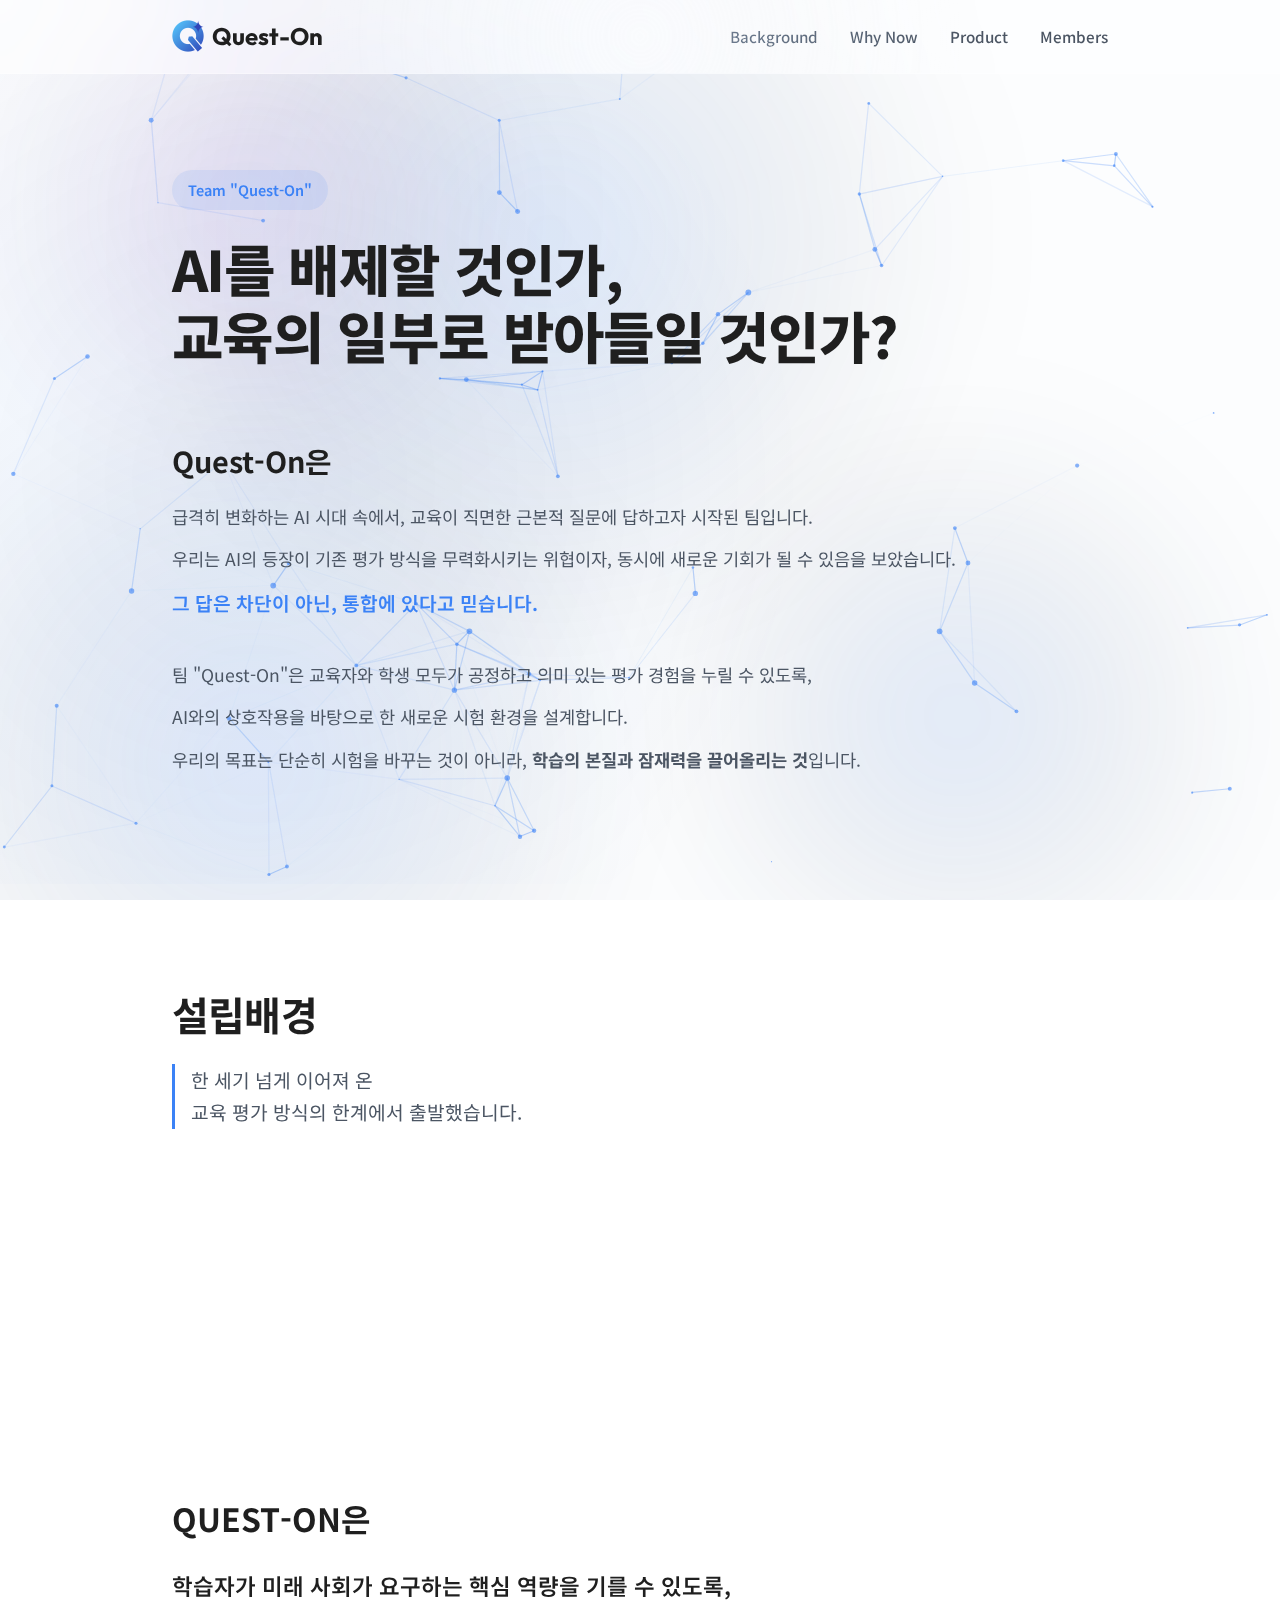
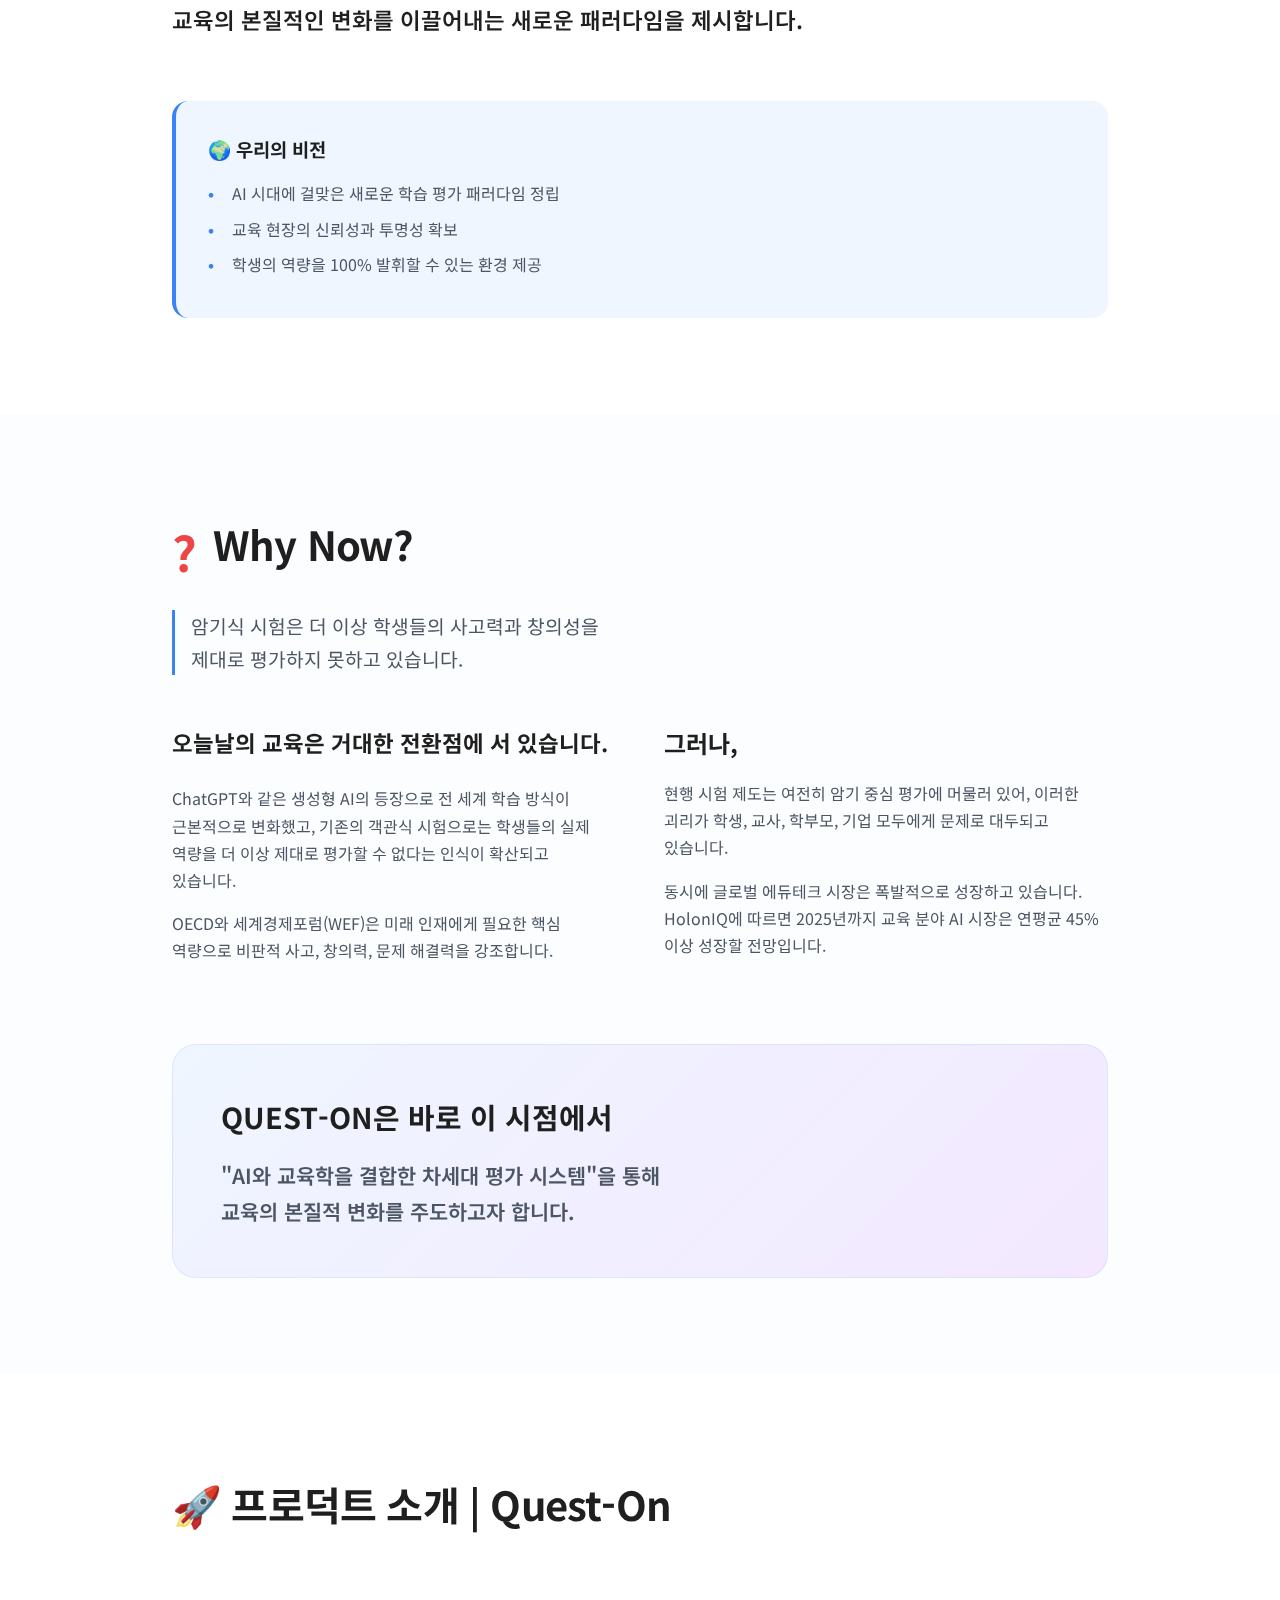
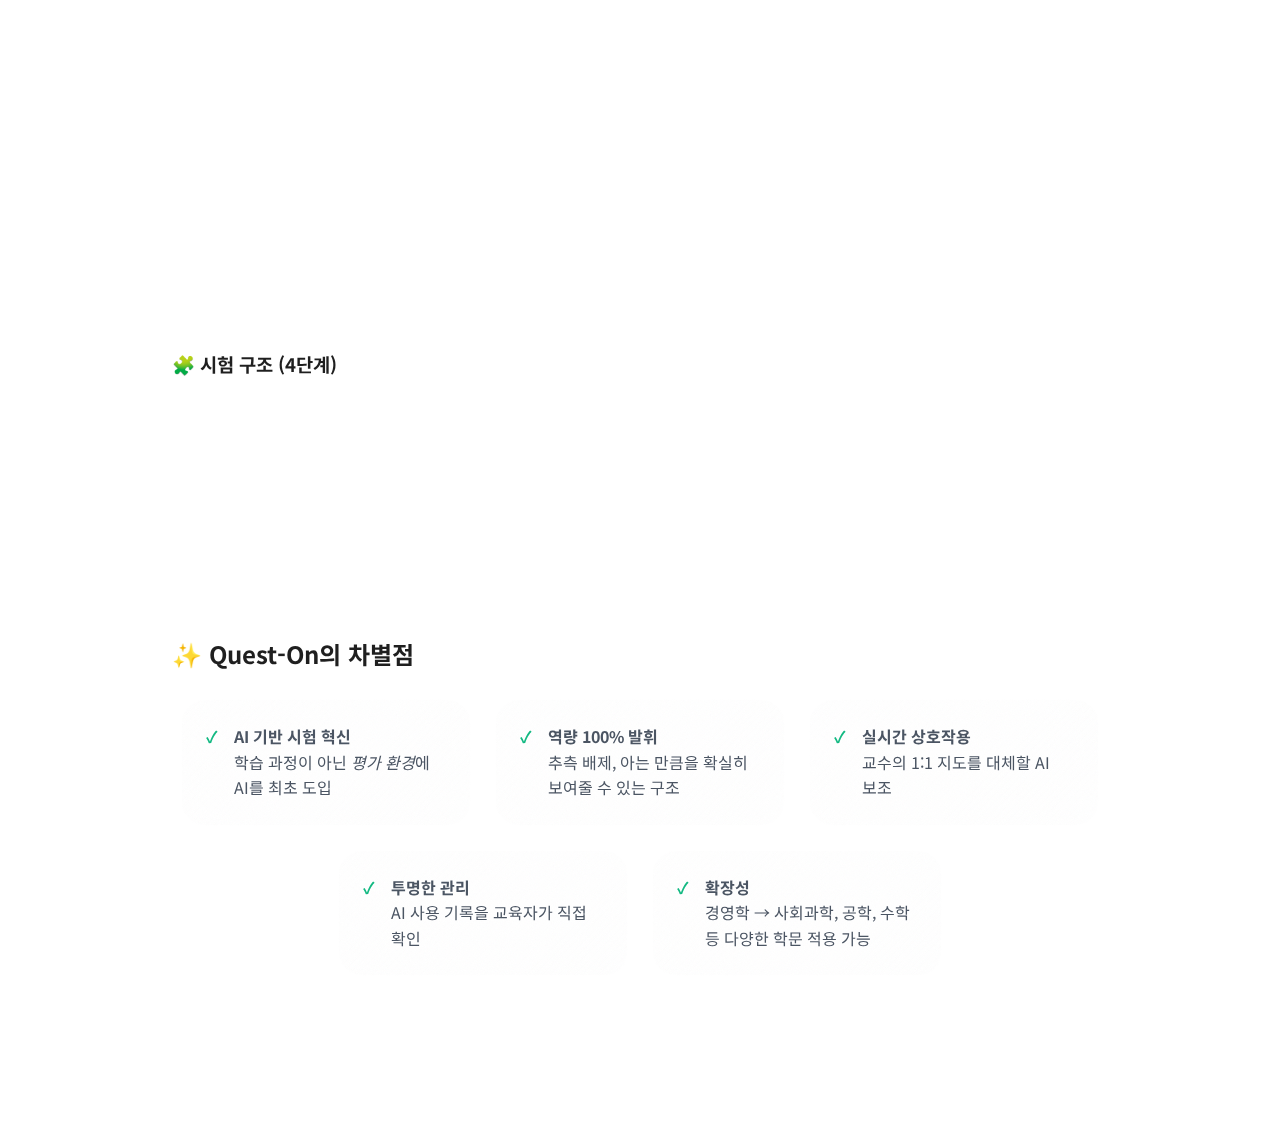
<file: index.html>
<!DOCTYPE html>
<html lang="ko">

<head>
    <meta charset="UTF-8">
    <meta name="viewport" content="width=device-width, initial-scale=1.0">
    <title>Quest-On | AI와 교육의 통합</title>
    <link rel="shortcut icon" href="images/qlogo_icon.png" type="image/x-icon">
    <link rel="preconnect" href="https://fonts.googleapis.com">
    <link rel="preconnect" href="https://fonts.gstatic.com" crossorigin>
    <link
        href="https://fonts.googleapis.com/css2?family=Outfit:wght@300;400;600;700&family=Noto+Sans+KR:wght@300;400;500;700&display=swap"
        rel="stylesheet">
    <style>
        :root {
            --bg-color: #ffffff;
            --bg-secondary: #f8fafc;
            --text-primary: #1f1f1f;
            --text-secondary: #4b5563;
            --accent-color: #3b82f6;
            --rainbow-glow: 0 1px 15px rgba(59, 130, 246, 0.2);
            --card-bg: linear-gradient(135deg, rgba(255, 255, 255, 0.45) 0%, rgba(255, 255, 255, 0.25) 100%);
            --glass-bg: rgba(255, 255, 255, 0.45);
            --glass-border: rgba(255, 255, 255, 0.3);
            --glass-blur: blur(25px) saturate(180%);
            --border-width: 0.5px;
            --font-main: 'Outfit', sans-serif;
            --font-kr: 'Noto Sans KR', sans-serif;
            --shadow-sm: 0 1px 2px 0 rgb(0 0 0 / 0.05);
            --shadow-md: 0 4px 12px 0 rgba(0, 0, 0, 0.05);
            --shadow-lg: 0 20px 80px rgba(0, 0, 0, 0.05);
            --elastic-out: cubic-bezier(0.34, 1.56, 0.64, 1);
        }

        * {
            margin: 0;
            padding: 0;
            box-sizing: border-box;
        }

        body {
            font-family: var(--font-kr), var(--font-main);
            background-color: transparent;
            color: var(--text-primary);
            overflow-x: hidden;
            overflow-y: scroll;
            line-height: 1.7;
            word-break: keep-all;
        }

        /* Header */
        header {
            padding: 1rem 0;
            background: var(--glass-bg);
            backdrop-filter: var(--glass-blur);
            -webkit-backdrop-filter: var(--glass-blur);
            position: sticky;
            top: 0;
            z-index: 100;
            border-bottom: var(--border-width) solid var(--glass-border);
            overflow: hidden;
            transition: padding 0.5s var(--elastic-out), background 0.5s ease;
        }

        .specular-highlight {
            position: absolute;
            top: 0;
            left: 0;
            width: 100%;
            height: 100%;
            pointer-events: none;
            background: radial-gradient(circle at var(--mouse-x, 50%) var(--mouse-y, 50%),
                    rgba(255, 255, 255, 0.6) 0%,
                    rgba(255, 255, 255, 0) 50%);
            mix-blend-mode: overlay;
            opacity: 0;
            transition: opacity 0.5s ease;
            z-index: 5;
        }

        header:hover .specular-highlight,
        .card:hover .specular-highlight,
        .feature-card:hover .specular-highlight {
            opacity: 1;
        }

        .header-container {
            display: flex;
            justify-content: space-between;
            align-items: center;
        }

        .logo {
            display: flex;
            align-items: center;
            gap: 0.5rem;
            font-family: var(--font-main);
            font-size: 1.5rem;
            font-weight: 700;
            color: var(--text-primary);
            text-decoration: none;
        }

        .logo img {
            width: 32px;
            height: 32px;
        }

        .nav-links {
            list-style: none;
            display: flex;
            gap: 2rem;
        }

        .nav-links a {
            text-decoration: none;
            color: var(--text-secondary);
            font-weight: 500;
            transition: color 0.3s;
            font-size: 0.95rem;
        }

        .nav-links a:hover {
            color: var(--accent-color);
        }

        /* General Layout */
        .container {
            width: 100%;
            max-width: 1000px;
            margin: 0 auto;
            padding: 0 2rem;
        }

        .content-section {
            padding: 6rem 0;
        }

        .bg-secondary {
            background-color: rgba(248, 250, 252, 0.4);
        }

        .section-title {
            font-size: 2.5rem;
            font-weight: 700;
            margin-bottom: 1rem;
            color: var(--text-primary);
            letter-spacing: -0.02em;
        }

        .section-subtitle {
            font-size: 1.2rem;
            color: var(--text-secondary);
            margin-bottom: 3rem;
            border-left: 3px solid var(--accent-color);
            padding-left: 1rem;
        }

        /* Hero Section */
        .hero-section {
            min-height: 80vh;
            display: flex;
            align-items: center;
            padding: 6rem 0;
            background: radial-gradient(circle at 20% 50%, rgba(59, 130, 246, 0.08) 0%, transparent 50%);
        }

        .hero-content {
            max-width: 800px;
        }

        .tag {
            display: inline-block;
            background: rgba(59, 130, 246, 0.1);
            color: var(--accent-color);
            padding: 0.5rem 1rem;
            border-radius: 50px;
            font-weight: 600;
            margin-bottom: 1.5rem;
            font-size: 0.9rem;
        }

        .hero-section h1 {
            font-size: 3.5rem;
            line-height: 1.2;
            margin-bottom: 2rem;
            font-weight: 800;
            color: var(--text-primary);
            letter-spacing: -0.03em;
        }

        .divider {
            width: 60px;
            height: 4px;
            background: var(--accent-gradient);
            margin-bottom: 2rem;
            border-radius: 2px;
        }

        .text-block h3 {
            font-size: 1.8rem;
            margin-bottom: 1rem;
            color: var(--text-primary);
        }

        .text-block p {
            font-size: 1.1rem;
            color: var(--text-secondary);
            margin-bottom: 0.8rem;
        }

        .highlight-text {
            color: var(--accent-color) !important;
            font-weight: 600;
            font-size: 1.2rem !important;
        }

        /* Cards */
        .card {
            background: var(--card-bg);
            backdrop-filter: var(--glass-blur);
            -webkit-backdrop-filter: var(--glass-blur);
            padding: 2.5rem;
            border-radius: 2.5rem;
            border: var(--border-width) solid var(--glass-border);
            margin-bottom: 3rem;
            box-shadow: var(--shadow-lg);
            position: relative;
            overflow: hidden;
            transition: transform 0.6s var(--elastic-out), box-shadow 0.6s var(--elastic-out);
        }

        .card:hover {
            transform: translateY(-10px) scale(1.02);
            box-shadow: 0 30px 100px rgba(0, 0, 0, 0.1);
        }

        .grainy-texture {
            position: absolute;
            top: 0;
            left: 0;
            width: 100%;
            height: 100%;
            opacity: 0.03;
            pointer-events: none;
            z-index: 3;
            background-image: url("data:image/svg+xml,%3Csvg viewBox='0 0 200 200' xmlns='http://www.w3.org/2000/svg'%3E%3Cfilter id='noiseFilter'%3E%3CfeTurbulence type='fractalNoise' baseFrequency='0.65' numOctaves='3' stitchTiles='stitch'/%3E%3C/filter%3E%3Crect width='100%25' height='100%25' filter='url(%23noiseFilter)'/%3E%3C/svg%3E");
        }

        .card p {
            margin-bottom: 1rem;
            color: var(--text-secondary);
        }

        .card strong {
            color: var(--text-primary);
        }

        /* Vision Section */
        .vision-block {
            text-align: left;
            margin-bottom: 4rem;
        }

        .vision-block h3 {
            font-size: 2rem;
            margin-bottom: 1.5rem;
            color: var(--text-primary);
        }

        .vision-statement {
            font-size: 1.4rem;
            font-weight: 600;
            line-height: 1.5;
            color: var(--text-primary);
        }

        .vision-list {
            background: #eff6ff;
            /* Blue-50 */
            padding: 2rem;
            border-radius: 1rem;
            border-left: 4px solid var(--accent-color);
        }

        .vision-list h3 {
            margin-bottom: 1rem;
            color: var(--text-primary);
        }

        .vision-list ul {
            list-style: none;
        }

        .vision-list li {
            margin-bottom: 0.5rem;
            padding-left: 1.5rem;
            position: relative;
            color: var(--text-secondary);
        }

        .vision-list li::before {
            content: '•';
            color: var(--accent-color);
            position: absolute;
            left: 0;
            font-weight: bold;
        }

        /* Why Now Section */
        .whynow-header {
            display: flex;
            align-items: center;
            gap: 1rem;
            margin-bottom: 1rem;
        }

        .big-icon {
            font-size: 3rem;
            color: #ef4444;
            /* Red-500 */
            font-weight: 700;
        }

        .grid-2-col {
            display: grid;
            grid-template-columns: 1fr 1fr;
            gap: 3rem;
            margin-bottom: 4rem;
        }

        .text-col h3 {
            font-size: 1.5rem;
            margin-bottom: 1rem;
            color: var(--text-primary);
        }

        .text-col p {
            color: var(--text-secondary);
            margin-bottom: 1rem;
        }

        .highlight-box {
            text-align: left;
            background: linear-gradient(135deg, #eff6ff, #f3e8ff);
            /* Blue-50 to Purple-50 */
            padding: 3rem;
            border-radius: 1.5rem;
            border: 1px solid rgba(59, 130, 246, 0.1);
        }

        .highlight-box h3 {
            font-size: 1.8rem;
            margin-bottom: 1rem;
            color: var(--text-primary);
        }

        .highlight-box p {
            font-size: 1.3rem;
            font-weight: 600;
            color: var(--text-secondary);
        }

        /* Product Section */
        .feature-grid {
            display: grid;
            grid-template-columns: 1fr 1fr;
            gap: 2rem;
            margin-bottom: 4rem;
        }

        .feature-card {
            background: var(--card-bg);
            backdrop-filter: var(--glass-blur);
            -webkit-backdrop-filter: var(--glass-blur);
            padding: 2rem;
            border-radius: 2.5rem;
            border: var(--border-width) solid var(--glass-border);
            box-shadow: 0 4px 20px rgba(0, 0, 0, 0.02);
            transition: all 0.6s var(--elastic-out);
            position: relative;
            overflow: hidden;
        }

        .feature-card:hover {
            transform: translateY(-12px) scale(1.03);
            background: rgba(255, 255, 255, 0.65);
            box-shadow: 0 25px 60px rgba(59, 130, 246, 0.15);
        }

        .highlight-card {
            border-color: var(--accent-color);
            background: rgba(59, 130, 246, 0.08);
        }

        .feature-card h3 {
            margin-bottom: 1.5rem;
            font-size: 1.4rem;
            color: var(--text-primary);
        }

        .feature-card ul {
            list-style: none;
        }

        .feature-card li {
            margin-bottom: 0.8rem;
            padding-left: 1.2rem;
            position: relative;
            color: var(--text-secondary);
        }

        .feature-card li::before {
            content: '•';
            position: absolute;
            left: 0;
            color: var(--accent-color);
        }

        .quote {
            font-style: normal;
            font-weight: 600;
            font-size: 1.1rem;
            color: var(--accent-color);
            margin-bottom: 1rem;
            border-left: 3px solid var(--accent-color);
            padding-left: 1rem;
        }

        .process-section {
            margin-bottom: 4rem;
        }

        .steps {
            display: grid;
            grid-template-columns: repeat(auto-fit, minmax(200px, 1fr));
            gap: 1.5rem;
            margin-top: 2rem;
        }

        .step {
            background: var(--card-bg);
            backdrop-filter: var(--glass-blur);
            -webkit-backdrop-filter: var(--glass-blur);
            padding: 1.5rem;
            border-radius: 1rem;
            position: relative;
            border: 1px solid var(--glass-border);
            box-shadow: 0 4px 20px rgba(0, 0, 0, 0.02);
            transition: transform 0.3s;
        }

        .step:hover {
            transform: translateY(-5px);
            box-shadow: var(--shadow-md);
        }

        .step-num {
            position: absolute;
            top: -10px;
            left: -10px;
            width: 30px;
            height: 30px;
            background: var(--accent-gradient);
            color: white;
            border-radius: 50%;
            display: flex;
            align-items: center;
            justify-content: center;
            font-weight: bold;
            box-shadow: var(--shadow-sm);
        }

        .step strong {
            display: block;
            margin-bottom: 0.5rem;
            color: var(--text-primary);
        }

        .step p {
            font-size: 0.9rem;
            color: var(--text-secondary);
        }

        .note {
            margin-top: 1.5rem;
            text-align: center;
            color: var(--text-secondary);
            font-size: 0.95rem;
        }

        .differentiators {
            margin-bottom: 4rem;
        }

        .check-list {
            list-style: none;
            display: flex;
            flex-wrap: wrap;
            justify-content: center;
            gap: 1.5rem;
        }

        .check-list li {
            flex: 0 1 290px;
            background: var(--card-bg);
            padding: 1.5rem;
            border-radius: 1.5rem;
            display: flex;
            align-items: flex-start;
            gap: 1rem;
            border: var(--border-width) solid var(--glass-border);
            color: var(--text-secondary);
            font-family: var(--font-kr);
            font-size: 1rem;
            line-height: 1.6;
            position: relative;
            overflow: hidden;
            transition: transform 0.6s var(--elastic-out), box-shadow 0.6s var(--elastic-out);
            backdrop-filter: var(--glass-blur);
            -webkit-backdrop-filter: var(--glass-blur);
        }

        .check-list li:hover {
            transform: translateY(-8px);
            box-shadow: 0 20px 50px rgba(0, 0, 0, 0.08);
        }

        .check-list li .list-content {
            position: relative;
            z-index: 5;
        }

        .differentiators h3 {
            font-family: var(--font-kr);
            font-size: 1.5rem;
            font-weight: 700;
            margin-bottom: 1.5rem;
            color: var(--text-primary);
        }



        .check-list li::before {
            content: '✓';
            color: #10b981;
            /* Green-500 */
            font-weight: bold;
        }

        .effects {
            background: #ecfdf5;
            /* Green-50 */
            padding: 2rem;
            border-radius: 1rem;
            border: 1px solid #d1fae5;
        }

        .effects ul {
            list-style: none;
            margin-top: 1rem;
        }

        .effects li {
            margin-bottom: 0.5rem;
            padding-left: 1.5rem;
            position: relative;
            color: var(--text-secondary);
        }

        .effects li::before {
            content: '🌱';
            position: absolute;
            left: 0;
            font-size: 0.8rem;
            top: 5px;
        }

        /* Team Member Detailed Styles */
        .team-list {
            display: flex;
            flex-direction: column;
            gap: 4rem;
        }

        .profile-card {
            background: var(--card-bg);
            color: var(--text-primary);
            border-radius: 1.5rem;
            padding: 3rem;
            display: grid;
            grid-template-columns: 300px 1fr;
            gap: 3rem;
            box-shadow: var(--shadow-lg);
            border: 1px solid var(--border-color);
        }

        .profile-header {
            display: flex;
            flex-direction: column;
            gap: 1.5rem;
        }

        .profile-image {
            width: 100%;
            aspect-ratio: 3/4;
            border-radius: 1rem;
            overflow: hidden;
            box-shadow: var(--shadow-md);
        }

        .profile-image img {
            width: 100%;
            height: 100%;
            object-fit: cover;
        }

        .profile-title .icon-logo {
            color: var(--accent-color);
            margin-bottom: 1rem;
        }

        .profile-title h2 {
            font-size: 2.5rem;
            font-weight: 700;
            margin-bottom: 1rem;
            color: var(--text-primary);
        }

        .profile-tags {
            display: flex;
            align-items: center;
            gap: 0.5rem;
            flex-wrap: wrap;
        }

        .role-label {
            color: var(--text-secondary);
            font-size: 0.9rem;
            margin-right: 0.5rem;
        }

        .tag-badge {
            background: #f3f4f6;
            color: #4b5563;
            padding: 0.3rem 0.8rem;
            border-radius: 0.5rem;
            font-size: 0.85rem;
            font-weight: 600;
        }

        .tag-badge.highlight {
            background: #eff6ff;
            color: #2563eb;
        }

        .profile-body {
            display: flex;
            flex-direction: column;
            gap: 2.5rem;
        }

        .profile-section h3 {
            font-size: 1.5rem;
            font-weight: 700;
            margin-bottom: 1rem;
            color: var(--text-primary);
        }

        .profile-section p {
            margin-bottom: 0.8rem;
            line-height: 1.6;
            color: var(--text-secondary);
        }

        .bullet-list {
            list-style: none;
        }

        .bullet-list li {
            position: relative;
            padding-left: 1rem;
            margin-bottom: 0.5rem;
            color: var(--text-secondary);
        }

        .bullet-list li::before {
            content: '•';
            position: absolute;
            left: 0;
            color: #9ca3af;
        }

        .sub-section {
            margin-bottom: 1.5rem;
        }

        .sub-section h4 {
            font-size: 1.1rem;
            font-weight: 600;
            margin-bottom: 0.5rem;
            color: var(--text-primary);
        }

        .sub-section ul {
            list-style: disc;
            padding-left: 1.2rem;
            color: var(--text-secondary);
        }

        .sub-section li {
            margin-bottom: 0.3rem;
        }

        /* Footer */
        footer {
            text-align: center;
            padding: 3rem;
            color: var(--text-secondary);
            border-top: 1px solid var(--border-color);
            background: var(--bg-secondary);
        }

        /* Responsive */
        @media (max-width: 900px) {
            .profile-card {
                grid-template-columns: 1fr;
                padding: 2rem;
            }

            .profile-image {
                width: 200px;
                margin: 0 auto;
            }

            .profile-header {
                text-align: center;
                align-items: center;
            }

            .profile-tags {
                justify-content: center;
            }
        }

        @media (max-width: 768px) {
            .hero-section h1 {
                font-size: 2.2rem;
            }

            .nav-links {
                display: none;
            }

            .grid-2-col,
            .feature-grid {
                grid-template-columns: 1fr;
            }

            .container {
                padding: 0 1.5rem;
            }
        }
    </style>
</head>

<body>
    <header>
        <div class="specular-highlight"></div>
        <div class="container header-container">
            <a href="index.html" class="logo">
                <img src="images/qlogo_icon.png" alt="Quest-On Logo">
                Quest-On
            </a>
            <nav class="navbar">
                <ul class="nav-links">
                    <li><a href="index.html#background">Background</a></li>
                    <li><a href="index.html#whynow">Why Now</a></li>
                    <li><a href="index.html#product">Product</a></li>
                    <li><a href="team.html">Members</a></li>
                </ul>
            </nav>
        </div>
    </header>

    <main>
        <!-- Section 1: Team Identity -->
        <section id="team" class="hero-section">
            <div class="container">
                <div class="hero-content">
                    <span class="tag">Team "Quest-On"</span>
                    <h1>AI를 배제할 것인가,<br>교육의 일부로 받아들일 것인가?</h1>
                    <div class="divider"></div>
                    <div class="text-block">
                        <h3>Quest-On은</h3>
                        <p>급격히 변화하는 AI 시대 속에서, 교육이 직면한 근본적 질문에 답하고자 시작된 팀입니다.</p>
                        <p>우리는 AI의 등장이 기존 평가 방식을 무력화시키는 위협이자, 동시에 새로운 기회가 될 수 있음을 보았습니다.</p>
                        <p class="highlight-text">그 답은 차단이 아닌, 통합에 있다고 믿습니다.</p>
                        <br>
                        <p>팀 "Quest-On"은 교육자와 학생 모두가 공정하고 의미 있는 평가 경험을 누릴 수 있도록,</p>
                        <p>AI와의 상호작용을 바탕으로 한 새로운 시험 환경을 설계합니다.</p>
                        <p>우리의 목표는 단순히 시험을 바꾸는 것이 아니라, <strong>학습의 본질과 잠재력을 끌어올리는 것</strong>입니다.</p>
                    </div>
                </div>
            </div>
        </section>

        <!-- Section 2: Background -->
        <section id="background" class="content-section">
            <div class="container">
                <h2 class="section-title">설립배경</h2>
                <p class="section-subtitle">한 세기 넘게 이어져 온<br>교육 평가 방식의 한계에서 출발했습니다.</p>

                <div class="card">
                    <div class="specular-highlight"></div>
                    <p>객관식 시험은 단순 암기력만을 측정할 뿐,<br>4차 산업혁명 시대가 요구하는 비판적 사고력과 창의적 문제 해결 능력을 평가하기에는 부족했습니다.</p>
                    <p>이를 극복하기 위해 2025년, 저희는 <strong>AI 기술과 교육학적 접근을 결합한 새로운 평가 시스템</strong>을 개발했습니다.</p>
                    <p>단순히 점수를 매기는 도구가 아니라, 학습과 평가가 서로 맞물려<br>학생들의 성장을 촉진하는 플랫폼을 지향합니다.</p>
                </div>

                <div class="vision-block">
                    <h3>QUEST-ON은</h3>
                    <p class="vision-statement">학습자가 미래 사회가 요구하는 핵심 역량을 기를 수 있도록,<br>
                        교육의 본질적인 변화를 이끌어내는 새로운 패러다임을 제시합니다.
                    </p>
                </div>

                <div class="vision-list">
                    <h3>🌍 우리의 비전</h3>
                    <ul>
                        <li>AI 시대에 걸맞은 새로운 학습 평가 패러다임 정립</li>
                        <li>교육 현장의 신뢰성과 투명성 확보</li>
                        <li>학생의 역량을 100% 발휘할 수 있는 환경 제공</li>
                    </ul>
                </div>
            </div>
        </section>

        <!-- Section 3: Why Now -->
        <section id="whynow" class="content-section bg-secondary">
            <div class="container">
                <div class="whynow-header">
                    <span class="big-icon">?</span>
                    <h2 class="section-title">Why Now?</h2>
                </div>
                <p class="section-subtitle">암기식 시험은 더 이상 학생들의 사고력과 창의성을<br>제대로 평가하지 못하고 있습니다.</p>

                <div class="grid-2-col">
                    <div class="text-col">
                        <h3 style="font-size: 1.4rem; margin-bottom: 1.5rem; color: var(--text-primary);">오늘날의 교육은 거대한
                            전환점에 서 있습니다.</h3>
                        <p>ChatGPT와 같은 생성형 AI의 등장으로 전 세계 학습 방식이 근본적으로 변화했고, 기존의 객관식 시험으로는 학생들의 실제 역량을 더 이상 제대로 평가할 수 없다는
                            인식이 확산되고 있습니다.</p>
                        <p>OECD와 세계경제포럼(WEF)은 미래 인재에게 필요한 핵심 역량으로 비판적 사고, 창의력, 문제 해결력을 강조합니다.</p>
                    </div>
                    <div class="text-col">
                        <h3>그러나,</h3>
                        <p>현행 시험 제도는 여전히 암기 중심 평가에 머물러 있어, 이러한 괴리가 학생, 교사, 학부모, 기업 모두에게 문제로 대두되고 있습니다.</p>
                        <p>동시에 글로벌 에듀테크 시장은 폭발적으로 성장하고 있습니다. HolonIQ에 따르면 2025년까지 교육 분야 AI 시장은 연평균 45% 이상 성장할 전망입니다.</p>
                    </div>
                </div>

                <div class="highlight-box">
                    <h3>QUEST-ON은 바로 이 시점에서</h3>
                    <p>"AI와 교육학을 결합한 차세대 평가 시스템"을 통해<br>
                        교육의 본질적 변화를 주도하고자 합니다.</p>
                </div>
            </div>
        </section>

        <!-- Section 4: Product -->
        <section id="product" class="content-section">
            <div class="container">
                <h2 class="section-title">🚀 프로덕트 소개 | Quest-On</h2>

                <div class="feature-grid">
                    <div class="feature-card">
                        <div class="specular-highlight"></div>
                        <h3>🔍 문제 정의</h3>
                        <ul>
                            <li>기존 시험·과제는 <strong>AI로 대리 작성/풀이가 가능</strong><br>→ 평가 의미 왜곡</li>
                            <li>객관식·T/F 시험은 추측으로도 정답 가능<br>→ 학생 역량 검증 어려움</li>
                            <li>교수자 입장에서는 <strong>AI 개입 통제 불가</strong>,<br>신뢰도 높은 평가 방식을 잃어감</li>
                        </ul>
                    </div>

                    <div class="feature-card highlight-card">
                        <h3>💡 솔루션: Quest-On</h3>
                        <p class="quote">"AI를 차단하는 대신, 시험 환경에 녹여내자"</p>
                        <p>Quest-On은 AI를 활용한 상호작용형 학습 평가 플랫폼으로,<br>학생이 단순히 답을 맞히는 것이 아니라 <strong>사고 과정 전체를
                                평가</strong>합니다.</p>
                    </div>
                </div>

                <div class="process-section">
                    <h3>🧩 시험 구조 (4단계)</h3>
                    <div class="steps">
                        <div class="step">
                            <span class="step-num">1</span>
                            <div class="step-content">
                                <strong>Abstract Questioning</strong>
                                <p>개방형 상황 기반 질문으로 사고의 출발점 제시</p>
                            </div>
                        </div>
                        <div class="step">
                            <span class="step-num">2</span>
                            <div class="step-content">
                                <strong>Clarification</strong>
                                <p>학생이 AI에게 질문하며 정보 탐색·구조화</p>
                            </div>
                        </div>
                        <div class="step">
                            <span class="step-num">3</span>
                            <div class="step-content">
                                <strong>Response Generation</strong>
                                <p>스스로의 의사결정을 반영한 답안 제출</p>
                            </div>
                        </div>
                        <div class="step">
                            <span class="step-num">4</span>
                            <div class="step-content">
                                <strong>AI Feedback</strong>
                                <p>AI 피드백을 통해 평가 및 채점 결과를<br>담당 교사에게 전달</p>
                            </div>
                        </div>
                    </div>
                </div>

                <div class="differentiators">
                    <h3>✨ Quest-On의 차별점</h3>
                    <ul class="check-list">
                        <li>
                            <div class="grainy-texture"></div>
                            <div class="list-content">
                                <strong>AI 기반 시험 혁신</strong>
                                <p>학습 과정이 아닌 <em>평가 환경</em>에 AI를 최초 도입</p>
                            </div>
                        </li>
                        <li>
                            <div class="grainy-texture"></div>
                            <div class="list-content">
                                <strong>역량 100% 발휘</strong>
                                <p>추측 배제, 아는 만큼을 확실히 보여줄 수 있는 구조</p>
                            </div>
                        </li>
                        <li>
                            <div class="grainy-texture"></div>
                            <div class="list-content">
                                <strong>실시간 상호작용</strong>
                                <p>교수의 1:1 지도를 대체할 AI 보조</p>
                            </div>
                        </li>
                        <li>
                            <div class="grainy-texture"></div>
                            <div class="list-content">
                                <strong>투명한 관리</strong>
                                <p>AI 사용 기록을 교육자가 직접 확인</p>
                            </div>
                        </li>
                        <li>
                            <div class="grainy-texture"></div>
                            <div class="list-content">
                                <strong>확장성</strong>
                                <p>경영학 → 사회과학, 공학, 수학 등 다양한 학문 적용 가능</p>
                            </div>
                        </li>
                    </ul>
                </div>


            </div>
        </section>
    </main>

    <script src="background.js"></script>
    <script>
        document.addEventListener('DOMContentLoaded', () => {
            // AOS initialization logic simplified as intersection observer is already here
            const cards = document.querySelectorAll('.profile-card, .feature-card, .step, .card');

            const observerOptions = {
                threshold: 0.1,
                rootMargin: '0px 0px -50px 0px'
            };

            const observer = new IntersectionObserver((entries) => {
                entries.forEach(entry => {
                    if (entry.isIntersecting) {
                        entry.target.style.opacity = '1';
                        entry.target.style.transform = 'translateY(0)';
                        observer.unobserve(entry.target);
                    }
                });
            }, observerOptions);

            cards.forEach((card, index) => {
                card.style.opacity = '0';
                card.style.transform = 'translateY(30px)';
                card.style.transition = `opacity 0.6s ease, transform 0.6s ease ${index * 0.05}s`;
                observer.observe(card);
            });

            // Specular Highlight Mouse Tracking
            document.querySelectorAll('header, .card, .feature-card').forEach(element => {
                element.addEventListener('mousemove', e => {
                    const rect = element.getBoundingClientRect();
                    const x = ((e.clientX - rect.left) / rect.width) * 100;
                    const y = ((e.clientY - rect.top) / rect.height) * 100;

                    element.style.setProperty('--mouse-x', `${x}%`);
                    element.style.setProperty('--mouse-y', `${y}%`);
                });
            });

            // Sticky Header Effects
            const header = document.querySelector('header');
            window.addEventListener('scroll', () => {
                if (window.scrollY > 50) {
                    header.style.padding = '0.7rem 0';
                    header.style.background = 'rgba(255, 255, 255, 0.55)';
                } else {
                    header.style.padding = '1rem 0';
                    header.style.background = 'var(--glass-bg)';
                }
            });
        });
    </script>
</body>

</html>
</file>
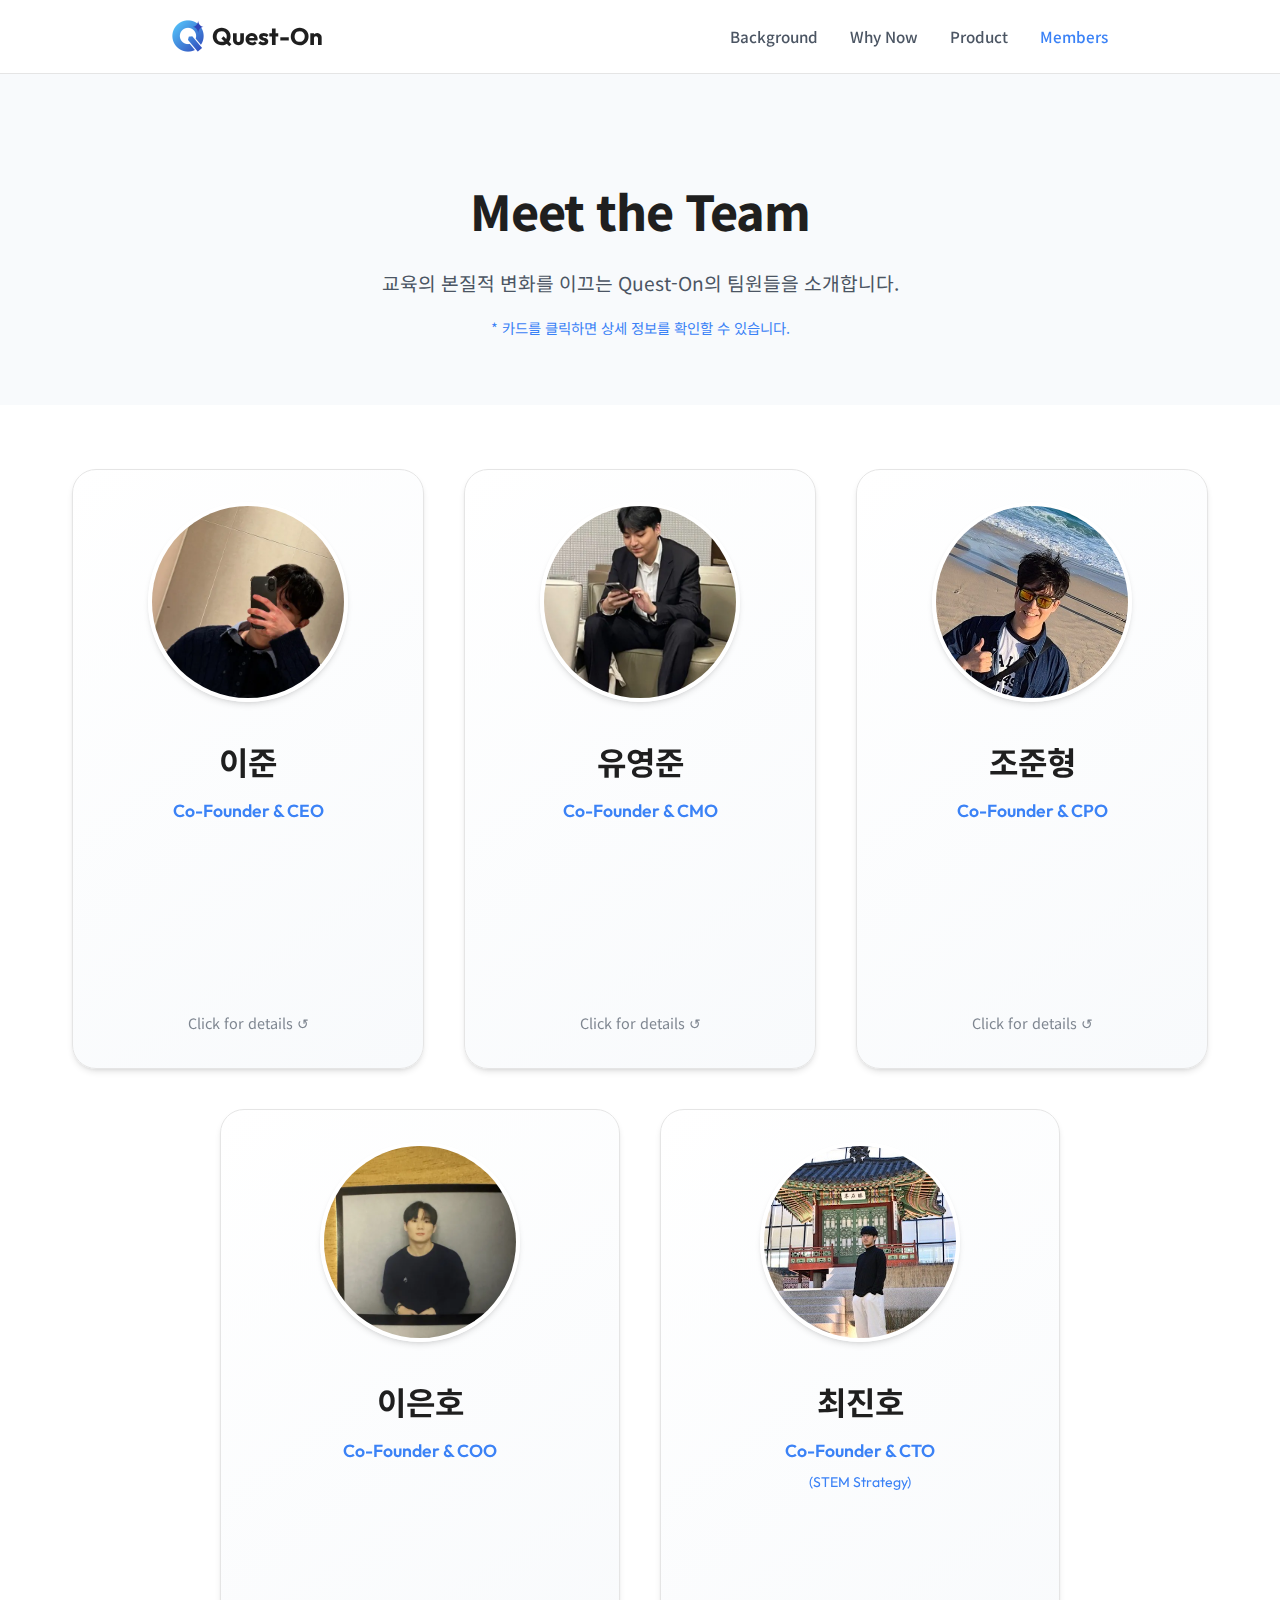
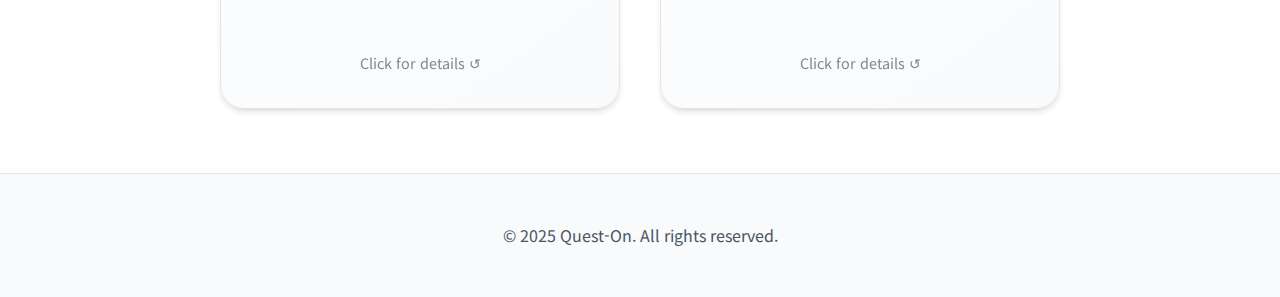
<file: team.html>
<!DOCTYPE html>
<html lang="ko">

<head>
    <meta charset="UTF-8">
    <meta name="viewport" content="width=device-width, initial-scale=1.0">
    <title>Team | Quest-On</title>
    <link rel="preconnect" href="https://fonts.googleapis.com">
    <link rel="preconnect" href="https://fonts.gstatic.com" crossorigin>
    <link
        href="https://fonts.googleapis.com/css2?family=Outfit:wght@300;400;600;700&family=Noto+Sans+KR:wght@300;400;500;700&display=swap"
        rel="stylesheet">
    <style>
        :root {
            --bg-color: #ffffff;
            --bg-secondary: #f8fafc;
            --text-primary: #1f1f1f;
            --text-secondary: #4b5563;
            --accent-color: #3b82f6;
            --accent-gradient: linear-gradient(135deg, #3b82f6 0%, #9333ea 100%);
            --card-bg: #ffffff;
            --border-color: #e5e5e5;
            --font-main: 'Outfit', sans-serif;
            --font-kr: 'Noto Sans KR', sans-serif;
            --shadow-sm: 0 1px 2px 0 rgb(0 0 0 / 0.05);
            --shadow-md: 0 4px 6px -1px rgb(0 0 0 / 0.1), 0 2px 4px -2px rgb(0 0 0 / 0.1);
            --shadow-lg: 0 10px 15px -3px rgb(0 0 0 / 0.1), 0 4px 6px -4px rgb(0 0 0 / 0.1);
        }

        * {
            margin: 0;
            padding: 0;
            box-sizing: border-box;
        }

        body {
            font-family: var(--font-kr), var(--font-main);
            background-color: var(--bg-color);
            color: var(--text-primary);
            overflow-y: scroll;
            line-height: 1.7;
            word-break: keep-all;
        }

        /* Header */
        header {
            padding: 1rem 0;
            background: rgba(255, 255, 255, 0.9);
            backdrop-filter: blur(10px);
            position: sticky;
            top: 0;
            z-index: 100;
            border-bottom: 1px solid var(--border-color);
        }

        .header-container {
            display: flex;
            justify-content: space-between;
            align-items: center;
        }

        .container {
            max-width: 1000px;
            margin: 0 auto;
            padding: 0 2rem;
        }

        .logo {
            display: flex;
            align-items: center;
            gap: 0.5rem;
            font-family: var(--font-main);
            font-size: 1.5rem;
            font-weight: 700;
            color: var(--text-primary);
            text-decoration: none;
        }

        .logo img {
            width: 32px;
            height: 32px;
        }

        .nav-links {
            list-style: none;
            display: flex;
            gap: 2rem;
        }

        .nav-links a {
            text-decoration: none;
            color: var(--text-secondary);
            font-weight: 500;
            transition: color 0.3s;
            font-size: 0.95rem;
        }

        .nav-links a:hover,
        .nav-links a.active {
            color: var(--accent-color);
        }

        /* Team Hero */
        .team-hero {
            text-align: center;
            padding: 6rem 2rem 4rem;
            background: var(--bg-secondary);
        }

        .team-hero h1 {
            font-size: 3rem;
            font-weight: 800;
            margin-bottom: 1rem;
            letter-spacing: -0.02em;
        }

        .team-hero p {
            font-size: 1.2rem;
            color: var(--text-secondary);
            max-width: 600px;
            margin: 0 auto;
        }

        /* Team Grid & Flip Cards */
        .team-container {
            max-width: 1200px;
            margin: 0 auto;
            padding: 4rem 2rem;
        }

        .member-grid {
            display: flex;
            flex-wrap: wrap;
            justify-content: center;
            gap: 2.5rem;
        }

        .member-card {
            background-color: transparent;
            width: 340px;
            max-width: 100%;
            /* Allow flexible width but constrained */
            flex: 1 1 300px;
            /* Cap max width so they don't get too huge on last row */
            max-width: 400px;
            height: 600px;
            perspective: 1000px;
            cursor: pointer;
        }

        .member-card-inner {
            position: relative;
            width: 100%;
            height: 100%;
            text-align: center;
            transition: transform 0.6s;
            transform-style: preserve-3d;
            border-radius: 1.5rem;
            box-shadow: var(--shadow-md);
        }

        /* Float class for Javascript toggle */
        .member-card.flipped .member-card-inner {
            transform: rotateY(180deg);
        }

        .member-card-front,
        .member-card-back {
            position: absolute;
            width: 100%;
            height: 100%;
            -webkit-backface-visibility: hidden;
            backface-visibility: hidden;
            border-radius: 1.5rem;
            overflow: hidden;
            background: var(--card-bg);
            border: 1px solid var(--border-color);
        }

        /* Front Styling */
        .member-card-front {
            display: flex;
            flex-direction: column;
            justify-content: center;
            align-items: center;
            padding: 2rem;
            background: linear-gradient(145deg, #ffffff, #f8fafc);
        }

        .member-image-wrapper {
            width: 200px;
            height: 200px;
            margin-bottom: 2rem;
            border-radius: 50%;
            overflow: hidden;
            border: 4px solid white;
            box-shadow: var(--shadow-md);
        }

        .member-image-wrapper img {
            width: 100%;
            height: 100%;
            object-fit: cover;
        }

        .member-image-placeholder {
            width: 100%;
            height: 100%;
            background: #f1f5f9;
            display: flex;
            align-items: center;
            justify-content: center;
            color: #94a3b8;
        }

        .member-card-front h2 {
            font-size: 2rem;
            font-weight: 700;
            color: var(--text-primary);
            margin-bottom: 0.5rem;
        }

        .member-card-front .role {
            font-family: var(--font-main);
            color: var(--accent-color);
            font-weight: 600;
            font-size: 1.1rem;
            margin-bottom: 1.5rem;
        }

        .click-hint {
            margin-top: auto;
            font-size: 0.9rem;
            color: var(--text-secondary);
            opacity: 0.7;
            display: flex;
            align-items: center;
            gap: 0.5rem;
        }

        /* Back Styling */
        .member-card-back {
            transform: rotateY(180deg);
            padding: 0;
            /* Remove padding from container to let header stretch */
            text-align: left;
            overflow-y: auto;
            background: #ffffff;
            /* Scrollbar styling */
            scrollbar-width: thin;
            scrollbar-color: var(--accent-color) transparent;
        }

        .member-card-back-content {
            padding: 0 2rem 2rem 2rem;
            /* Add padding to content wrapper */
        }

        .member-card-back::-webkit-scrollbar {
            width: 6px;
        }

        .member-card-back::-webkit-scrollbar-track {
            background: transparent;
        }

        .member-card-back::-webkit-scrollbar-thumb {
            background-color: rgba(59, 130, 246, 0.3);
            border-radius: 20px;
        }

        .back-header {
            border-bottom: 1px solid var(--border-color);
            padding: 2rem 2rem 1rem 2rem;
            /* Padding matches container */
            margin-bottom: 1.5rem;
            position: sticky;
            top: 0;
            background: #ffffff;
            /* Ensure solid background */
            z-index: 10;
        }

        .back-header h3 {
            font-size: 1.5rem;
            color: var(--text-primary);
        }

        .back-header .role-small {
            font-size: 0.9rem;
            color: var(--text-secondary);
        }

        .detail-section {
            margin-bottom: 1.5rem;
        }

        .detail-title {
            font-size: 1rem;
            font-weight: 700;
            color: var(--accent-color);
            margin-bottom: 0.5rem;
            text-transform: uppercase;
            letter-spacing: 0.05em;
        }

        .detail-text {
            font-size: 0.95rem;
            color: var(--text-secondary);
            line-height: 1.6;
            margin-bottom: 0.5rem;
        }

        .detail-list {
            list-style: none;
            padding-left: 0;
        }

        .detail-list li {
            position: relative;
            padding-left: 1rem;
            margin-bottom: 0.4rem;
            font-size: 0.9rem;
            color: var(--text-secondary);
        }

        .detail-list li::before {
            content: '•';
            position: absolute;
            left: 0;
            color: var(--accent-color);
        }

        .close-hint {
            text-align: center;
            margin-top: 2rem;
            color: var(--text-secondary);
            font-size: 0.8rem;
            opacity: 0.6;
            cursor: pointer;
        }

        /* Footer */
        footer {
            text-align: center;
            padding: 3rem;
            color: var(--text-secondary);
            border-top: 1px solid var(--border-color);
            background: var(--bg-secondary);
        }

        @media (max-width: 768px) {
            .nav-links {
                display: none;
            }

            .team-hero {
                padding: 4rem 1.5rem 2rem;
            }

            .team-hero h1 {
                font-size: 2.2rem;
            }
        }
    </style>
</head>

<body>
    <header>
        <div class="container header-container">
            <a href="index.html" class="logo">
                <img src="images/qlogo_icon.png" alt="Quest-On Logo">
                Quest-On
            </a>
            <nav class="navbar">
                <ul class="nav-links">
                    <li><a href="index.html#background">Background</a></li>
                    <li><a href="index.html#whynow">Why Now</a></li>
                    <li><a href="index.html#product">Product</a></li>
                    <li><a href="team.html" class="active">Members</a></li>
                </ul>
            </nav>
        </div>
    </header>

    <section class="team-hero">
        <h1>Meet the Team</h1>
        <p>교육의 본질적 변화를 이끄는 Quest-On의 팀원들을 소개합니다.</p>
        <p style="margin-top: 1rem; font-size: 0.9rem; color: var(--accent-color);">* 카드를 클릭하면 상세 정보를 확인할 수 있습니다.</p>
    </section>

    <main class="team-container">
        <div class="member-grid">

            <!-- Member 1: Lee Jun -->
            <div class="member-card" onclick="this.classList.toggle('flipped')">
                <div class="member-card-inner">
                    <div class="member-card-front">
                        <div class="member-image-wrapper">
                            <img src="images/member_leejun.png" alt="이준">
                        </div>
                        <h2>이준</h2>
                        <div class="role">Co-Founder & CEO</div>
                        <div class="click-hint">Click for details ↺</div>
                    </div>
                    <div class="member-card-back">
                        <div class="back-header">
                            <h3>이준</h3>
                            <div class="role-small">Co-Founder & CEO</div>
                        </div>

                        <div class="member-card-back-content">
                            <div class="detail-section">
                                <div class="detail-title">Introduction</div>
                                <p class="detail-text">QUEST-ON의 공동 창업자이자 CEO로서, 초기 사업 기획부터 비전 수립·제품 설계·운영 관리 전 과정을 주도하고
                                    있습니다.</p>
                                <p class="detail-text">국내외 컨설팅 프로젝트와 글로벌 비즈니스 경진대회에서 쌓은 전략 기획 역량을 바탕으로, 팀을 이끌고 있습니다.</p>
                            </div>

                            <div class="detail-section">
                                <div class="detail-title">Role</div>
                                <ul class="detail-list">
                                    <li>QUEST-ON의 전반적인 비전 수립과 실행 전략 총괄</li>
                                    <li>투자자, 멘토, 외부 파트너사와의 대외 네트워크 관리</li>
                                    <li>시장 분석을 통한 신규 사업 기회 발굴 및 실행 주도</li>
                                </ul>
                            </div>

                            <div class="detail-section">
                                <div class="detail-title">Background</div>
                                <ul class="detail-list">
                                    <li>고려대학교 경영학부 (GPA 4.15/4.5)</li>
                                    <li>Kearney Korea Research Analyst</li>
                                    <li>고려대학교 비즈니스 전략 컨설팅 학회(KUSBC) 48대 회장</li>
                                    <li>USC Marshall International Case Competition Finalist</li>
                                </ul>
                            </div>

                            <div class="detail-section">
                                <div class="detail-title">Strengths</div>
                                <ul class="detail-list">
                                    <li>글로벌 시야 (3개 국어 구사)</li>
                                    <li>전략·기획 전문성</li>
                                    <li>리더십 및 네트워크</li>
                                </ul>
                            </div>
                        </div>
                    </div>
                </div>
            </div>

            <!-- Member 2: Yoo Young-jun -->
            <div class="member-card" onclick="this.classList.toggle('flipped')">
                <div class="member-card-inner">
                    <div class="member-card-front">
                        <div class="member-image-wrapper">
                            <img src="images/member_yooyoungjun.png" alt="유영준">
                        </div>
                        <h2>유영준</h2>
                        <div class="role">Co-Founder & CMO</div>
                        <div class="click-hint">Click for details ↺</div>
                    </div>
                    <div class="member-card-back">
                        <div class="back-header">
                            <h3>유영준</h3>
                            <div class="role-small">Co-Founder & CMO</div>
                        </div>

                        <div class="member-card-back-content">
                            <div class="detail-section">
                                <div class="detail-title">Introduction</div>
                                <p class="detail-text">초기 사업 구상 단계부터 시장 전략, 네트워크 구축, 파트너십 발굴 전 과정을 주도해 왔습니다.</p>
                                <p class="detail-text">검증된 세일즈 성과와 실행 경험을 기반으로 QUEST-ON이 시장에 빠르게 안착할 수 있도록 기여하고 있습니다.
                                </p>
                            </div>

                            <div class="detail-section">
                                <div class="detail-title">Role</div>
                                <ul class="detail-list">
                                    <li>국내외 파트너십 발굴·협상·체결</li>
                                    <li>매출 중심 세일즈 전략 총괄</li>
                                    <li>투자자·고객·파트너 대상 피칭 및 관계 관리</li>
                                </ul>
                            </div>

                            <div class="detail-section">
                                <div class="detail-title">Background</div>
                                <ul class="detail-list">
                                    <li>홍익대학교 경영학부</li>
                                    <li>총학생회 PARADIGM 학생복지위원장 (1억원+ 규모 프로모션 유치)</li>
                                    <li>3분경제 Founder & Content Strategist (누적 조회수 100만+)</li>
                                    <li>Relifestyle Founder (월 매출 2,500만원 달성)</li>
                                </ul>
                            </div>

                            <div class="detail-section">
                                <div class="detail-title">Strengths</div>
                                <ul class="detail-list">
                                    <li>창업 전반에 대한 깊은 이해</li>
                                    <li>세일즈·네트워크 확장력</li>
                                    <li>협상력 및 성과 중심 사고</li>
                                </ul>
                            </div>
                        </div>
                    </div>
                </div>
            </div>

            <!-- Member 3: Jo Jun-hyeong -->
            <div class="member-card" onclick="this.classList.toggle('flipped')">
                <div class="member-card-inner">
                    <div class="member-card-front">
                        <div class="member-image-wrapper">
                            <img src="images/member_jojunhyeong_new.jpg" alt="조준형">
                        </div>
                        <h2>조준형</h2>
                        <div class="role">Co-Founder & CPO</div>
                        <div class="click-hint">Click for details ↺</div>
                    </div>
                    <div class="member-card-back">
                        <div class="back-header">
                            <h3>조준형</h3>
                            <div class="role-small">Co-Founder & CPO</div>
                        </div>

                        <div class="member-card-back-content">
                            <div class="detail-section">
                                <div class="detail-title">Introduction</div>
                                <p class="detail-text">프로젝트의 초기 기획 단계부터 실제 서비스 구현까지 전 과정을 주도하는 개발자입니다.</p>
                                <p class="detail-text">실생활 속 크고 작은 문제들을 기술로 해결하는 것을 목표로 하며, 끈기와 문제 해결력을 바탕으로 서비스를 발전시키고
                                    있습니다.</p>
                            </div>

                            <div class="detail-section">
                                <div class="detail-title">Role</div>
                                <ul class="detail-list">
                                    <li>서비스 기획 및 기술 구현 전반 주도</li>
                                    <li>웹 및 소프트웨어 서비스 아키텍처 설계 및 개발</li>
                                    <li>운영 및 유지보수를 통한 서비스 안정화</li>
                                </ul>
                            </div>

                            <div class="detail-section">
                                <div class="detail-title">Background</div>
                                <ul class="detail-list">
                                    <li>경기과학기술대학교 디자인공학과</li>
                                    <li>3D Printer 예약 및 이용 현황 사이트 개발 (400명 이용)</li>
                                    <li>개인 블로그 JIT-blog 개발 및 운영</li>
                                </ul>
                            </div>

                            <div class="detail-section">
                                <div class="detail-title">Strengths</div>
                                <ul class="detail-list">
                                    <li>문제 해결력 및 강한 끈기</li>
                                    <li>웹·소프트웨어 서비스 풀스택 개발 역량</li>
                                    <li>새로운 기술에 대한 능동적 탐구 태도</li>
                                </ul>
                            </div>
                        </div>
                    </div>
                </div>
            </div>

            <!-- Member 4: Lee Eun-ho -->
            <div class="member-card" onclick="this.classList.toggle('flipped')">
                <div class="member-card-inner">
                    <div class="member-card-front">
                        <div class="member-image-wrapper">
                            <img src="images/member_leeeunho.png" alt="이은호">
                        </div>
                        <h2>이은호</h2>
                        <div class="role">Co-Founder & COO</div>
                        <div class="click-hint">Click for details ↺</div>
                    </div>
                    <div class="member-card-back">
                        <div class="back-header">
                            <h3>이은호</h3>
                            <div class="role-small">Co-Founder & COO</div>
                        </div>

                        <div class="member-card-back-content">
                            <div class="detail-section">
                                <div class="detail-title">Introduction</div>
                                <p class="detail-text">꾸준한 리더십 경험과 조직 운영 능력을 바탕으로 팀의 안정적 성장을 뒷받침하고 있습니다.</p>
                                <p class="detail-text">학생회 활동과 군 복무 경험에서 얻은 책임감을 바탕으로, 팀 내외부 소통을 원활히 이끌고 프로젝트를 체계적으로
                                    관리합니다.
                                </p>
                            </div>

                            <div class="detail-section">
                                <div class="detail-title">Role</div>
                                <ul class="detail-list">
                                    <li>초기 멤버로서 팀 운영과 의사결정 참여</li>
                                    <li>학내외 네트워크 연계 및 협력 활동 지원</li>
                                    <li>프로젝트 진행 관리 및 팀원 간 소통 강화</li>
                                </ul>
                            </div>

                            <div class="detail-section">
                                <div class="detail-title">Background</div>
                                <ul class="detail-list">
                                    <li>홍익대학교 경제학부 (학생회 임원 다수 역임)</li>
                                    <li>KATUSA 만기 전역</li>
                                    <li>주짓수 및 축구 대회 입상 경력</li>
                                </ul>
                            </div>

                            <div class="detail-section">
                                <div class="detail-title">Strengths</div>
                                <ul class="detail-list">
                                    <li>검증된 리더십 및 조직 운영 경험</li>
                                    <li>강한 책임감과 실행력</li>
                                    <li>원활한 커뮤니케이션 및 협업 능력</li>
                                </ul>
                            </div>
                        </div>
                    </div>
                </div>
            </div>

            <!-- Member 5: Choi Jin-ho -->
            <div class="member-card" onclick="this.classList.toggle('flipped')">
                <div class="member-card-inner">
                    <div class="member-card-front">
                        <div class="member-image-wrapper">
                            <img src="images/member_choijinho.jpg" alt="최진호">
                        </div>
                        <h2>최진호</h2>
                        <div class="role">Co-Founder & CTO<br><span style="font-size:0.8em; font-weight:400;">(STEM
                                Strategy)</span></div>
                        <div class="click-hint">Click for details ↺</div>
                    </div>
                    <div class="member-card-back">
                        <div class="back-header">
                            <h3>최진호</h3>
                            <div class="role-small">Co-Founder & CTO (STEM Strategy)</div>
                        </div>

                        <div class="member-card-back-content">
                            <div class="detail-section">
                                <div class="detail-title">Introduction</div>
                                <p class="detail-text">인문계 중심 서비스를 이공계(STEM) 전문 영역으로 확장하며 기술적 혁신을 이끌고 있습니다.</p>
                                <p class="detail-text">서울대학교 화학생물공학 전공 지식과 AI 딥러닝 역량을 바탕으로, 복잡한 공학 논리를 디지털화하는 핵심 역할을
                                    담당합니다.
                                </p>
                            </div>

                            <div class="detail-section">
                                <div class="detail-title">Role</div>
                                <ul class="detail-list">
                                    <li>STEM 확장 전략 및 기술 로드맵 수립</li>
                                    <li>고난도 이공계 학습 콘텐츠 구조화 및 AI 알고리즘 최적화</li>
                                    <li>융합형 에듀테크 제품 기획</li>
                                </ul>
                            </div>

                            <div class="detail-section">
                                <div class="detail-title">Background</div>
                                <ul class="detail-list">
                                    <li>서울대학교 화학생물공학부</li>
                                    <li>FastMRI Challenge 참여 (Deep Learning/Big Data)</li>
                                    <li>한화토탈에너지스 디지털 전환(DX) 프로젝트 팀장</li>
                                    <li>다년간의 STEM 심화 교육 경험</li>
                                </ul>
                            </div>

                            <div class="detail-section">
                                <div class="detail-title">Strengths</div>
                                <ul class="detail-list">
                                    <li>STEM 도메인 전문성</li>
                                    <li>기술적 문제 해결사 (Troubleshooter)</li>
                                    <li>기술과 사용자를 잇는 브릿지 리더십</li>
                                </ul>
                            </div>
                        </div>
                    </div>
                </div>
            </div>

        </div>
    </main>

    <footer>
        <p>&copy; 2025 Quest-On. All rights reserved.</p>
    </footer>
</body>

</html>
</file>
